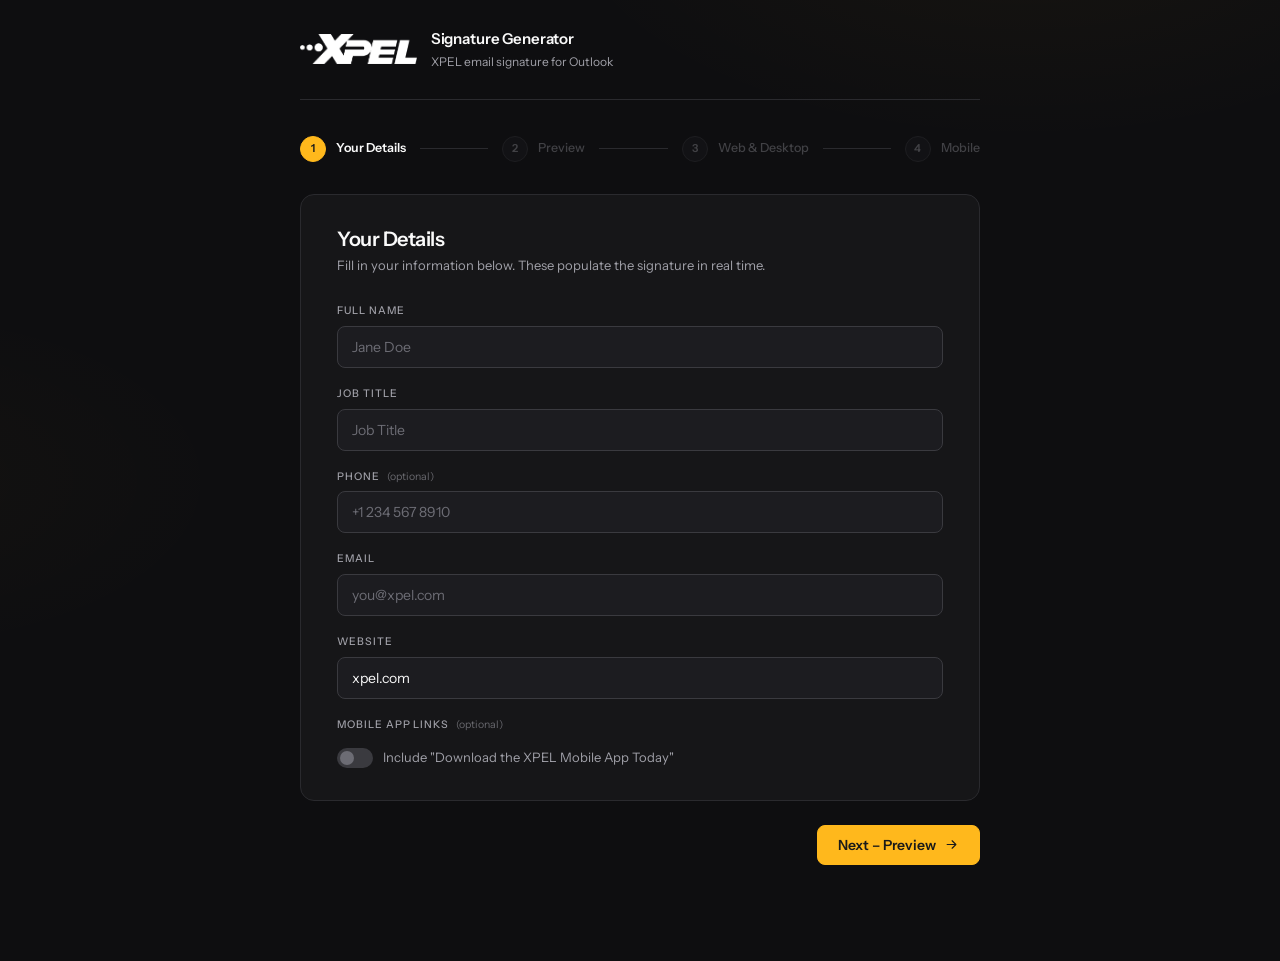
<file: index.html>
<!doctype html>
<html lang="en">
<head>
<meta charset="utf-8">
<meta name="viewport" content="width=device-width, initial-scale=1">
<title>XPEL · Signature Generator</title>
<link rel="preconnect" href="https://fonts.googleapis.com">
<link rel="preconnect" href="https://fonts.gstatic.com" crossorigin>
<link href="https://fonts.googleapis.com/css2?family=Instrument+Sans:wght@400;500;600&family=JetBrains+Mono:wght@400;500&display=swap" rel="stylesheet">
<link rel="stylesheet" href="style.css">
</head>
<body>
<div class="app">

  <header class="app-header">
    <img id="header-logo" class="header-logo" alt="XPEL">
    <div class="brand-text">
      <span class="title">Signature Generator</span>
      <span class="subtitle">XPEL email signature for Outlook</span>
    </div>
  </header>

  <!-- Stepper -->
  <div class="stepper" role="navigation" aria-label="Progress">
    <div class="step active" id="step-1" data-step="1" role="button" tabindex="0" aria-label="Step 1: Your Details">
      <div class="step-num">1</div>
      <span class="step-label">Your Details</span>
    </div>
    <div class="step-connector"></div>
    <div class="step" id="step-2" data-step="2" role="button" tabindex="0" aria-label="Step 2: Preview">
      <div class="step-num">2</div>
      <span class="step-label">Preview</span>
    </div>
    <div class="step-connector"></div>
    <div class="step" id="step-3" data-step="3" role="button" tabindex="0" aria-label="Step 3: Web & Desktop Setup">
      <div class="step-num">3</div>
      <span class="step-label">Web &amp; Desktop</span>
    </div>
    <div class="step-connector"></div>
    <div class="step" id="step-4" data-step="4" role="button" tabindex="0" aria-label="Step 4: Mobile">
      <div class="step-num">4</div>
      <span class="step-label">Mobile</span>
    </div>
  </div>

  <!-- ── Page 1: Your Details ─────────────────────────────────── -->
  <div id="page-1" class="page active">
    <div class="panel">
      <h2 class="panel-title">Your Details</h2>
      <p class="panel-helper">Fill in your information below. These populate the signature in real time.</p>

      <div class="field">
        <label class="field-label" for="f-name">Full Name</label>
        <input class="field-input" id="f-name" type="text" data-field="name" autocomplete="name" placeholder="Jane Doe">
      </div>
      <div class="field">
        <label class="field-label" for="f-title">Job Title</label>
        <input class="field-input" id="f-title" type="text" data-field="title" autocomplete="organization-title" placeholder="Job Title">
      </div>
      <div class="field">
        <label class="field-label" for="f-phone">Phone <span class="field-optional">(optional)</span></label>
        <input class="field-input" id="f-phone" type="tel" data-field="phone" autocomplete="tel" placeholder="+1 234 567 8910">
      </div>
      <div class="field">
        <label class="field-label" for="f-email">Email</label>
        <input class="field-input" id="f-email" type="email" data-field="email" autocomplete="email" placeholder="you@xpel.com">
      </div>
      <div class="field">
        <label class="field-label" for="f-website">Website</label>
        <input class="field-input" id="f-website" type="text" data-field="website" autocomplete="url" placeholder="xpel.com">
      </div>
      <div class="field field-toggle">
        <span class="field-label">Mobile App Links <span class="field-optional">(optional)</span></span>
        <label class="toggle-row" for="f-app-links">
          <input type="checkbox" id="f-app-links" class="toggle-input" data-bool-field="showAppLinks">
          <span class="toggle-track"><span class="toggle-thumb"></span></span>
          <span class="toggle-text">Include "Download the XPEL Mobile App Today"</span>
        </label>
      </div>
    </div>

    <div class="nav-row">
      <span class="spacer"></span>
      <button class="btn btn-primary" id="next-1" type="button">
        Next &ndash; Preview
        <svg viewBox="0 0 24 24"><path d="M5 12h14M13 6l6 6-6 6"/></svg>
      </button>
    </div>
  </div>

  <!-- ── Page 2: Preview ──────────────────────────────────────── -->
  <div id="page-2" class="page">
    <div class="panel">
      <h2 class="panel-title">Preview</h2>
      <p class="panel-helper">Here's a live preview of your signature.</p>

      <div class="preview-stage">
        <iframe id="preview-frame" title="Signature preview"></iframe>
      </div>
    </div>

    <div class="nav-row">
      <button class="btn" id="back-2" type="button">
        <svg viewBox="0 0 24 24"><path d="M19 12H5M11 6l-6 6 6 6"/></svg>
        Back
      </button>
      <button class="btn btn-primary" id="next-2" type="button">
        Next &ndash; Web &amp; Desktop Setup
        <svg viewBox="0 0 24 24"><path d="M5 12h14M13 6l6 6-6 6"/></svg>
      </button>
    </div>
  </div>

  <!-- ── Page 3: How To Use ────────────────────────────────────── -->
  <div id="page-3" class="page">
    <div class="panel">
      <h2 class="panel-title">Outlook Web &amp; Desktop Setup</h2>
      <p class="panel-helper">Three quick steps to get your signature in Outlook.</p>

      <div class="howto-steps">

        <div class="howto-step">
          <div class="howto-step-header">
            <span class="howto-step-num">1</span>
            <div>
              <p class="howto-step-title">What computer are you using?</p>
            </div>
          </div>
          <div class="mode-toggle-large" role="group" aria-label="Choose your computer">
            <button class="mode-btn active" type="button" data-device="windows" id="device-windows">
              <svg viewBox="0 0 24 24"><rect x="2" y="4" width="20" height="13" rx="1.5"/><path d="M8 21h8M12 17v4"/></svg>
              Windows
            </button>
            <button class="mode-btn" type="button" data-device="mac" id="device-mac">
              <svg viewBox="0 0 24 24"><rect x="4" y="4" width="16" height="11" rx="1"/><path d="M2 18h20l-1.5 2h-17z"/></svg>
              Mac
            </button>
          </div>
        </div>

        <div class="howto-step">
          <div class="howto-step-header">
            <span class="howto-step-num">2</span>
            <div>
              <p class="howto-step-title">Which version of Outlook do you use?</p>
              <p class="howto-step-sub">Not sure? Most people today use Web &amp; New Outlook.</p>
            </div>
          </div>
          <div class="mode-toggle-large" role="group" aria-label="Choose your Outlook version">
            <button class="mode-btn active" type="button" data-version="new" id="version-new">
              <svg viewBox="0 0 24 24"><circle cx="12" cy="12" r="10"/><path d="M2 12h20M12 2a15.3 15.3 0 0 1 4 10 15.3 15.3 0 0 1-4 10 15.3 15.3 0 0 1-4-10 15.3 15.3 0 0 1 4-10z"/></svg>
              <span class="mode-btn-stack">
                <span class="mode-btn-main">Web &amp; New Outlook</span>
                <span class="mode-btn-sub">outlook.com &middot; Microsoft 365 &middot; New Outlook</span>
              </span>
            </button>
            <button class="mode-btn" type="button" data-version="classic" id="version-classic">
              <svg viewBox="0 0 24 24"><rect x="2" y="3" width="20" height="14" rx="2"/><path d="M8 21h8M12 17v4"/></svg>
              <span class="mode-btn-stack">
                <span class="mode-btn-main">Classic Desktop App</span>
                <span class="mode-btn-sub">Outlook 2016 &ndash; 2021</span>
              </span>
            </button>
          </div>
        </div>

        <div class="howto-step">
          <div class="howto-step-header">
            <span class="howto-step-num">3</span>
            <div>
              <p class="howto-step-title">Click the button below to copy your signature</p>
              <p class="howto-step-sub">Follow the instructions below to install in Outlook.</p>
            </div>
          </div>

          <div class="copy-hero">
            <button class="btn-copy-outlook" id="copy-rich" type="button">
              <svg viewBox="0 0 24 24"><path d="M20 6 9 17l-5-5"/></svg>
              Copy for Outlook
            </button>
          </div>

          <div class="install-sections">

            <div class="install-card" data-device="windows" data-version="new">
              <div class="install-card-header">
                <div class="install-icon">
                  <svg viewBox="0 0 24 24"><circle cx="12" cy="12" r="10"/><path d="M2 12h20M12 2a15.3 15.3 0 0 1 4 10 15.3 15.3 0 0 1-4 10 15.3 15.3 0 0 1-4-10 15.3 15.3 0 0 1 4-10z"/></svg>
                </div>
                <div>
                  <p class="install-card-title">New Outlook &amp; Outlook on the Web &mdash; Windows</p>
                  <p class="install-card-sub">outlook.com &middot; Microsoft 365 &middot; New Outlook for Windows</p>
                </div>
              </div>
              <ol class="install-steps">
                <li class="install-step"><span class="step-num-sm">1</span><span>Click the <strong>Settings</strong> gear icon in the top-right corner of Outlook.</span></li>
                <li class="install-step"><span class="step-num-sm">2</span><span>Select <code>Accounts &rarr; Signatures</code>.</span></li>
                <li class="install-step"><span class="step-num-sm">3</span><span>Click <strong>New signature</strong> (or the <strong>+</strong> icon) and give it a name (e.g. <em>XPEL</em>).</span></li>
            <li class="install-step"><span class="step-num-sm">4</span><span>Click into the signature editor, then press <code>Ctrl+V</code> to paste.</span></li>
            <li class="install-step"><span class="step-num-sm">5</span><span>Click <strong>Save</strong>. Set it as your default for new messages and/or replies using the dropdowns.</span></li>
          </ol>
        </div>

        <div class="install-card" data-device="windows" data-version="classic">
          <div class="install-card-header">
            <div class="install-icon">
              <svg viewBox="0 0 24 24"><rect x="2" y="3" width="20" height="14" rx="2"/><path d="M8 21h8M12 17v4"/></svg>
            </div>
            <div>
              <p class="install-card-title">Classic Outlook Desktop &mdash; Windows</p>
              <p class="install-card-sub">Outlook 2016 &middot; 2019 &middot; 2021 (Windows)</p>
            </div>
          </div>
          <ol class="install-steps">
            <li class="install-step"><span class="step-num-sm">1</span><span>Open Outlook and go to <code>File &rarr; Options &rarr; Mail</code>.</span></li>
            <li class="install-step"><span class="step-num-sm">2</span><span>Click <strong>Signatures&hellip;</strong> under the <em>Compose messages</em> section.</span></li>
            <li class="install-step"><span class="step-num-sm">3</span><span>Click <strong>New</strong>, enter a name (e.g. <em>XPEL</em>), and click <strong>OK</strong>.</span></li>
            <li class="install-step"><span class="step-num-sm">4</span><span>Click into the editor area at the bottom, then press <code>Ctrl+V</code> to paste.</span></li>
            <li class="install-step"><span class="step-num-sm">5</span><span>Click <strong>OK</strong> to save. Use the dropdowns at top right to set it as default for <em>New messages</em> and/or <em>Replies/forwards</em>.</span></li>
          </ol>
        </div>

        <div class="install-card" data-device="mac" data-version="new">
          <div class="install-card-header">
            <div class="install-icon">
              <svg viewBox="0 0 24 24"><circle cx="12" cy="12" r="10"/><path d="M2 12h20M12 2a15.3 15.3 0 0 1 4 10 15.3 15.3 0 0 1-4 10 15.3 15.3 0 0 1-4-10 15.3 15.3 0 0 1 4-10z"/></svg>
            </div>
            <div>
              <p class="install-card-title">New Outlook &amp; Outlook on the Web &mdash; Mac</p>
              <p class="install-card-sub">outlook.com &middot; Microsoft 365 &middot; New Outlook for Mac</p>
            </div>
          </div>
          <ol class="install-steps">
            <li class="install-step"><span class="step-num-sm">1</span><span>Click the <strong>Settings</strong> gear icon in the top-right corner. If you don&rsquo;t see one, click the <strong>Outlook</strong> menu &rarr; <strong>Settings</strong> instead.</span></li>
            <li class="install-step"><span class="step-num-sm">2</span><span>Select <code>Accounts &rarr; Signatures</code>.</span></li>
            <li class="install-step"><span class="step-num-sm">3</span><span>Click <strong>New signature</strong> (or the <strong>+</strong> icon) and give it a name (e.g. <em>XPEL</em>).</span></li>
            <li class="install-step"><span class="step-num-sm">4</span><span>Click into the signature editor, then press <code>&#8984;V</code> to paste.</span></li>
            <li class="install-step warn"><span class="step-num-sm">5</span><span>A small clipboard icon will appear right after pasting &mdash; click it and choose <strong>Keep Source Formatting</strong>. Skipping this is the most common cause of a squished or distorted signature on Mac.</span></li>
            <li class="install-step"><span class="step-num-sm">6</span><span>Click <strong>Save</strong>. Set it as your default for new messages and/or replies using the dropdowns.</span></li>
          </ol>
        </div>

        <div class="install-card" data-device="mac" data-version="classic">
          <div class="install-card-header">
            <div class="install-icon">
              <svg viewBox="0 0 24 24"><rect x="4" y="4" width="16" height="11" rx="1"/><path d="M2 18h20l-1.5 2h-17z"/></svg>
            </div>
            <div>
              <p class="install-card-title">Classic Outlook for Mac</p>
              <p class="install-card-sub">Outlook 2019 &middot; 2021 for Mac (pre-&ldquo;New Outlook&rdquo; interface)</p>
            </div>
          </div>
          <ol class="install-steps">
            <li class="install-step"><span class="step-num-sm">1</span><span>Click the <strong>Outlook</strong> menu in the top-left of the screen, then select <strong>Preferences</strong>.</span></li>
            <li class="install-step"><span class="step-num-sm">2</span><span>Click <strong>Signatures</strong> under the <em>Email</em> section.</span></li>
            <li class="install-step"><span class="step-num-sm">3</span><span>Click the <strong>+</strong> icon to add a new signature and give it a name (e.g. <em>XPEL</em>).</span></li>
            <li class="install-step"><span class="step-num-sm">4</span><span>Click into the editor, then press <code>&#8984;V</code> to paste.</span></li>
            <li class="install-step warn"><span class="step-num-sm">5</span><span>A small clipboard icon will appear right after pasting &mdash; click it and choose <strong>Keep Source Formatting</strong>. Skipping this is the most common cause of a squished or distorted signature on Mac.</span></li>
            <li class="install-step"><span class="step-num-sm">6</span><span>Click <strong>Save</strong>, close the window, then use the dropdowns to set it as default for <em>New messages</em> and/or <em>Replies/forwards</em>.</span></li>
          </ol>
        </div>

      </div>

        </div>

      </div>
    </div>

    <div class="nav-row">
      <button class="btn" id="back-3" type="button">
        <svg viewBox="0 0 24 24"><path d="M19 12H5M11 6l-6 6 6 6"/></svg>
        Back
      </button>
      <button class="btn btn-primary" id="next-3" type="button">
        Next &ndash; Mobile Setup
        <svg viewBox="0 0 24 24"><path d="M5 12h14M13 6l6 6-6 6"/></svg>
      </button>
    </div>
  </div>

  <!-- ── Page 4: Mobile Setup ──────────────────────────────────── -->
  <div id="page-4" class="page">
    <div class="panel">
      <h2 class="panel-title">Mobile Setup</h2>
      <p class="panel-helper">Outlook Mobile signatures are separate from desktop and don&rsquo;t sync automatically. You will need to set this up once on each phone. This is a simplified, plain-text signature that works the same way on iOS and Android.</p>

      <div class="howto-steps">

        <div class="howto-step">
          <div class="howto-step-header">
            <span class="howto-step-num">1</span>
            <div>
              <p class="howto-step-title">What type of mobile device do you have?</p>
            </div>
          </div>
          <div class="mode-toggle-large" role="group" aria-label="Choose your mobile platform">
            <button class="mode-btn active" type="button" data-platform="ios" id="platform-ios">
              <svg viewBox="0 0 24 24"><rect x="6" y="2" width="12" height="20" rx="2"/><path d="M11 18h2"/></svg>
              iOS
            </button>
            <button class="mode-btn" type="button" data-platform="android" id="platform-android">
              <svg viewBox="0 0 24 24"><rect x="6" y="2" width="12" height="20" rx="2"/><path d="M11 18h2"/></svg>
              Android
            </button>
          </div>
        </div>

        <div class="howto-step">
          <div class="howto-step-header">
            <span class="howto-step-num">2</span>
            <div>
              <p class="howto-step-title">Click the button below to copy your signature</p>
              <p class="howto-step-sub">Follow the instructions below to install in Outlook.</p>
            </div>
          </div>

          <div class="plaintext-preview" id="plaintext-preview"></div>

          <div class="copy-hero">
            <button class="btn-copy-outlook" id="copy-mobile" type="button">
              <svg viewBox="0 0 24 24"><path d="M20 6 9 17l-5-5"/></svg>
              Copy Mobile Signature
            </button>
            <p class="copy-hint">Pastes cleanly into the Outlook Mobile signature field.</p>
          </div>

          <div class="install-sections">

            <div class="install-card" data-platform="ios">
              <div class="install-card-header">
                <div class="install-icon">
                  <svg viewBox="0 0 24 24"><rect x="6" y="2" width="12" height="20" rx="2"/><path d="M11 18h2"/></svg>
                </div>
                <div>
                  <p class="install-card-title">Outlook Mobile &mdash; iOS</p>
                  <p class="install-card-sub">iPhone &amp; iPad</p>
                </div>
              </div>
              <ol class="install-steps">
                <li class="install-step"><span class="step-num-sm">1</span><span>Tap your profile picture or the menu icon in the top-left of Outlook, then tap the <strong>Settings</strong> gear.</span></li>
                <li class="install-step"><span class="step-num-sm">2</span><span>Select your account, then tap <strong>Signature</strong>.</span></li>
                <li class="install-step"><span class="step-num-sm">3</span><span>Clear the default text (e.g. <em>&ldquo;Get Outlook for iOS&rdquo;</em>), tap and hold the empty field, then choose <strong>Paste</strong>.</span></li>
                <li class="install-step"><span class="step-num-sm">4</span><span>Tap the back arrow (or <strong>Done</strong>) to save.</span></li>
              </ol>
            </div>

            <div class="install-card" data-platform="android">
              <div class="install-card-header">
                <div class="install-icon">
                  <svg viewBox="0 0 24 24"><rect x="6" y="2" width="12" height="20" rx="2"/><path d="M11 18h2"/></svg>
                </div>
                <div>
                  <p class="install-card-title">Outlook Mobile &mdash; Android</p>
                  <p class="install-card-sub">Phones &amp; tablets</p>
                </div>
              </div>
              <ol class="install-steps">
                <li class="install-step"><span class="step-num-sm">1</span><span>Tap your profile picture or the menu icon in the top-left of Outlook, then tap the <strong>Settings</strong> gear.</span></li>
                <li class="install-step"><span class="step-num-sm">2</span><span>Select your account, then tap <strong>Signature</strong>.</span></li>
                <li class="install-step"><span class="step-num-sm">3</span><span>Clear the default text (e.g. <em>&ldquo;Get Outlook for Android&rdquo;</em>), tap and hold the empty field, then choose <strong>Paste</strong>.</span></li>
                <li class="install-step"><span class="step-num-sm">4</span><span>Tap the back arrow to save.</span></li>
              </ol>
            </div>

          </div>
        </div>

      </div>
    </div>

    <div class="nav-row">
      <button class="btn" id="back-4" type="button">
        <svg viewBox="0 0 24 24"><path d="M19 12H5M11 6l-6 6 6 6"/></svg>
        Back
      </button>
      <span class="spacer"></span>
    </div>
  </div>

</div><!-- /.app -->

<div class="toast" id="toast" role="status" aria-live="polite">Copied</div>
<script src="assets.js"></script>
<script src="app.js"></script>
</body>
</html>
</file>
<file: style.css>
:root {
    --bg: #0e0e10;
    --surface: #161618;
    --surface-2: #1c1c20;
    --border: #2a2a2e;
    --border-strong: #3a3a3f;
    --text: #fafafa;
    --text-mute: #a0a0a8;
    --text-dim: #6c6c74;
    --accent: #FFB81C;
    --accent-mute: rgba(255, 184, 28, 0.16);
    --radius: 8px;
    --radius-lg: 14px;
    --font-ui: 'Instrument Sans', system-ui, -apple-system, sans-serif;
    --font-mono: 'JetBrains Mono', ui-monospace, SFMono-Regular, monospace;
  }

  *, *::before, *::after { box-sizing: border-box; }

  html, body {
    margin: 0; padding: 0;
    background: var(--bg);
    color: var(--text);
    font-family: var(--font-ui);
    font-size: 14px;
    line-height: 1.5;
    -webkit-font-smoothing: antialiased;
    -moz-osx-font-smoothing: grayscale;
  }

  body {
    min-height: 100vh;
    background-image:
      radial-gradient(800px 400px at 80% -10%, rgba(255, 184, 28, 0.04), transparent 60%),
      radial-gradient(600px 300px at -10% 50%, rgba(255, 184, 28, 0.025), transparent 60%);
  }

  .app {
    max-width: 760px;
    margin: 0 auto;
    padding: 28px 40px 96px;
  }

  /* ─── Header ─────────────────────────────────────────────────── */
  .app-header {
    display: flex;
    align-items: center;
    gap: 14px;
    padding-bottom: 28px;
    border-bottom: 1px solid var(--border);
    margin-bottom: 36px;
  }

  .header-logo {
    height: 30px;
    width: auto;
    display: block;
    flex-shrink: 0;
  }

  .brand-text { display: flex; flex-direction: column; gap: 2px; }

  .brand-text .title {
    font-size: 15px;
    font-weight: 600;
    letter-spacing: -0.01em;
    color: var(--text);
  }

  .brand-text .subtitle {
    color: var(--text-mute);
    font-size: 12px;
  }

  /* ─── Stepper ─────────────────────────────────────────────────── */
  .stepper {
    display: flex;
    align-items: center;
    margin-bottom: 32px;
    user-select: none;
  }

  .step {
    display: flex;
    align-items: center;
    gap: 10px;
    cursor: default;
    opacity: 0.35;
    transition: opacity 0.2s;
    flex-shrink: 0;
  }

  .step.active { opacity: 1; cursor: default; }
  .step.done   { opacity: 0.6; cursor: pointer; }
  .step.done:hover { opacity: 0.9; }

  .step-num {
    width: 26px;
    height: 26px;
    border-radius: 50%;
    background: var(--surface-2);
    border: 1px solid var(--border-strong);
    display: flex;
    align-items: center;
    justify-content: center;
    font-size: 11px;
    font-weight: 600;
    color: var(--text-mute);
    flex-shrink: 0;
    transition: background 0.2s, border-color 0.2s, color 0.2s;
  }

  .step.active .step-num {
    background: var(--accent);
    border-color: var(--accent);
    color: #1a1a1a;
  }

  .step.done .step-num {
    background: transparent;
    border-color: var(--accent);
    color: var(--accent);
  }

  .step-label {
    font-size: 12.5px;
    font-weight: 500;
    color: var(--text-mute);
    white-space: nowrap;
  }

  .step.active .step-label { color: var(--text); font-weight: 600; }

  .step-connector {
    flex: 1;
    height: 1px;
    background: var(--border);
    margin: 0 14px;
    min-width: 20px;
  }

  /* ─── Pages ────────────────────────────────────────────────────── */
  .page { display: none; }
  .page.active { display: block; }

  /* ─── Panel ────────────────────────────────────────────────────── */
  .panel {
    background: var(--surface);
    border: 1px solid var(--border);
    border-radius: var(--radius-lg);
    padding: 32px 36px;
  }

  .panel-title {
    font-size: 20px;
    font-weight: 600;
    letter-spacing: -0.025em;
    margin: 0 0 5px;
    color: var(--text);
    line-height: 1.2;
  }

  .panel-helper {
    color: var(--text-mute);
    font-size: 13px;
    margin: 0 0 28px;
    line-height: 1.5;
  }

  /* ─── Form fields ───────────────────────────────────────────────── */
  .field { margin-bottom: 18px; }
  .field:last-of-type { margin-bottom: 0; }

  .field-label {
    display: block;
    font-size: 10.5px;
    font-weight: 500;
    text-transform: uppercase;
    letter-spacing: 0.09em;
    color: var(--text-mute);
    margin-bottom: 7px;
  }

  .field-optional {
    text-transform: none;
    letter-spacing: 0;
    font-weight: 400;
    opacity: 0.6;
    margin-left: 4px;
  }

  .field-input {
    display: block;
    width: 100%;
    background: var(--surface-2);
    border: 1px solid var(--border-strong);
    border-radius: var(--radius);
    padding: 11px 14px;
    color: var(--text);
    font-family: inherit;
    font-size: 14px;
    transition: border-color 0.15s, box-shadow 0.15s, background-color 0.15s;
  }

  .field-input:hover {
    border-color: #4a4a52;
    background: #202024;
  }

  .field-input:focus {
    outline: none;
    border-color: var(--accent);
    box-shadow: 0 0 0 3px var(--accent-mute);
    background: var(--surface-2);
  }

  .field-input::placeholder { color: var(--text-dim); }


  /* ─── Toggle switch ─────────────────────────────────────────────── */
  .field-toggle { display: flex; flex-direction: column; gap: 8px; }

  .toggle-row {
    display: flex;
    align-items: center;
    gap: 10px;
    cursor: pointer;
    user-select: none;
  }

  .toggle-input {
    position: absolute;
    opacity: 0;
    width: 0;
    height: 0;
    pointer-events: none;
  }

  .toggle-track {
    position: relative;
    width: 36px;
    height: 20px;
    background: var(--border-strong);
    border-radius: 999px;
    flex-shrink: 0;
    transition: background 0.2s, box-shadow 0.15s;
  }

  .toggle-thumb {
    position: absolute;
    top: 3px;
    left: 3px;
    width: 14px;
    height: 14px;
    background: var(--text-dim);
    border-radius: 50%;
    transition: transform 0.2s, background 0.2s;
  }

  .toggle-input:checked + .toggle-track {
    background: var(--accent-mute);
    box-shadow: inset 0 0 0 1px rgba(255,184,28,0.35);
  }

  .toggle-input:checked + .toggle-track .toggle-thumb {
    transform: translateX(16px);
    background: var(--accent);
  }

  .toggle-input:focus-visible + .toggle-track {
    box-shadow: 0 0 0 3px var(--accent-mute);
  }

  .toggle-row:hover .toggle-track { background: #4a4a52; }
  .toggle-input:checked ~ .toggle-text { color: var(--text); }

  .toggle-text {
    font-size: 13px;
    color: var(--text-mute);
    line-height: 1.4;
    transition: color 0.15s;
  }

  /* ─── Nav buttons ───────────────────────────────────────────────── */
  .nav-row {
    display: flex;
    align-items: center;
    justify-content: space-between;
    margin-top: 24px;
    gap: 12px;
  }

  .spacer { flex: 1; }

  .btn {
    display: inline-flex;
    align-items: center;
    justify-content: center;
    gap: 8px;
    padding: 10px 20px;
    border-radius: var(--radius);
    border: 1px solid var(--border-strong);
    background: var(--surface-2);
    color: var(--text);
    font-family: inherit;
    font-size: 14px;
    font-weight: 500;
    cursor: pointer;
    transition: border-color 0.15s, background-color 0.15s, transform 0.05s;
  }

  .btn:hover { border-color: #4a4a52; background: #23232a; }
  .btn:active { transform: translateY(1px); }
  .btn:focus-visible { outline: none; border-color: var(--accent); box-shadow: 0 0 0 3px var(--accent-mute); }

  .btn-primary {
    background: var(--accent);
    color: #1a1a1a;
    border-color: var(--accent);
    font-weight: 600;
  }

  .btn-primary:hover { background: #ffc547; border-color: #ffc547; }

  .btn svg, .mode-btn svg {
    width: 15px; height: 15px;
    stroke: currentColor; fill: none;
    stroke-width: 1.8; stroke-linecap: round; stroke-linejoin: round;
    flex-shrink: 0;
  }

  /* ─── Toggle section labels & size button sub-text ─────────────── */
  .toggle-section-label {
    font-size: 10.5px;
    font-weight: 500;
    text-transform: uppercase;
    letter-spacing: 0.09em;
    color: var(--text-mute);
    margin: 0 0 8px;
  }

  .mode-btn-stack {
    display: flex;
    flex-direction: column;
    align-items: flex-start;
    gap: 3px;
    text-align: left;
  }

  .mode-btn-main {
    font-size: 14px;
    font-weight: 500;
    line-height: 1;
  }

  .mode-btn-sub {
    font-size: 11px;
    font-weight: 400;
    opacity: 0.6;
    line-height: 1.3;
  }

  .mode-btn.active .mode-btn-sub { opacity: 0.55; }

  /* Align icon to top of stacked text */
  .mode-btn svg { margin-top: 1px; }

  /* ─── Mode toggle (page 2) ─────────────────────────────────────── */
  .mode-toggle-large {
    display: grid;
    grid-template-columns: 1fr 1fr;
    gap: 10px;
    margin-bottom: 18px;
  }

  .mode-btn {
    display: flex;
    align-items: center;
    justify-content: center;
    gap: 9px;
    padding: 13px 20px;
    border-radius: var(--radius);
    border: 1px solid var(--border-strong);
    background: var(--surface-2);
    color: var(--text-mute);
    font-family: inherit;
    font-size: 14px;
    font-weight: 500;
    cursor: pointer;
    transition: all 0.18s ease;
  }

  .mode-btn:hover { border-color: #4a4a52; color: var(--text); background: #202024; }
  .mode-btn:active { transform: translateY(1px); }

  .mode-btn.active {
    background: var(--text);
    color: var(--bg);
    border-color: var(--text);
  }

  /* ─── Preview stage ────────────────────────────────────────────── */
  .preview-stage {
    background: #555558;
    background-image: linear-gradient(135deg,
      rgba(255,255,255,0.02) 25%, transparent 25%, transparent 50%,
      rgba(255,255,255,0.02) 50%, rgba(255,255,255,0.02) 75%, transparent 75%, transparent);
    background-size: 16px 16px;
    border-radius: var(--radius);
    padding: 24px;
    overflow: auto;
    text-align: center;
    margin-bottom: 20px;
  }

  #preview-frame {
    display: inline-block;
    width: 600px;
    max-width: 100%;
    border: 0;
    background: transparent;
    vertical-align: top;
  }

  /* ─── Plain-text preview (Mobile step) ──────────────────────────── */
  .plaintext-preview {
    background: var(--surface-2);
    border: 1px solid var(--border-strong);
    border-radius: var(--radius);
    padding: 18px 20px;
    font-family: var(--font-mono);
    font-size: 12.5px;
    line-height: 1.7;
    color: var(--text);
    white-space: pre-wrap;
    word-break: break-word;
    min-height: 60px;
    margin-bottom: 20px;
  }

  /* ─── Copy for Outlook hero (page 3) ───────────────────────────── */
  .copy-hero {
    margin-bottom: 36px;
    display: flex;
    flex-direction: column;
    gap: 10px;
    align-items: stretch;
  }

  .btn-copy-outlook {
    display: flex;
    align-items: center;
    justify-content: center;
    gap: 10px;
    padding: 17px 28px;
    border-radius: var(--radius);
    border: none;
    background: var(--accent);
    color: #1a1a1a;
    font-family: inherit;
    font-size: 16px;
    font-weight: 700;
    letter-spacing: -0.01em;
    cursor: pointer;
    transition: background-color 0.15s, transform 0.05s;
  }

  .btn-copy-outlook:hover { background: #ffc547; }
  .btn-copy-outlook:active { transform: translateY(1px); }
  .btn-copy-outlook:focus-visible { outline: none; box-shadow: 0 0 0 3px var(--accent-mute); }

  .btn-copy-outlook svg {
    width: 18px; height: 18px;
    stroke: currentColor; fill: none;
    stroke-width: 2; stroke-linecap: round; stroke-linejoin: round;
    flex-shrink: 0;
  }

  .copy-hint {
    font-size: 12px;
    color: var(--text-dim);
    text-align: center;
    line-height: 1.5;
    margin: 0;
  }

  /* ─── How To Use: numbered 1-2-3 flow (page 3) ─────────────────── */
  .howto-steps {
    position: relative;
  }

  .howto-steps::before {
    content: '';
    position: absolute;
    left: 13px;
    top: 30px;
    bottom: 30px;
    width: 1px;
    background: var(--border-strong);
    z-index: 0;
  }

  .howto-step {
    position: relative;
    margin-bottom: 28px;
  }

  .howto-step:last-child { margin-bottom: 0; }

  .howto-step-header {
    display: flex;
    align-items: flex-start;
    gap: 14px;
    margin-bottom: 14px;
  }

  .howto-step-num {
    position: relative;
    z-index: 1;
    width: 28px;
    height: 28px;
    border-radius: 50%;
    background: var(--accent);
    color: #1a1a1a;
    display: flex;
    align-items: center;
    justify-content: center;
    font-size: 13px;
    font-weight: 700;
    flex-shrink: 0;
  }

  .howto-step-title {
    font-size: 14.5px;
    font-weight: 600;
    color: var(--text);
    margin: 0 0 2px;
    line-height: 1.3;
  }

  .howto-step-sub {
    font-size: 12px;
    color: var(--text-mute);
    margin: 0;
    line-height: 1.4;
  }

  .howto-step .mode-toggle-large,
  .howto-step .copy-hero,
  .howto-step .plaintext-preview {
    margin-left: 42px;
  }

  .howto-step .install-sections {
    margin-left: 42px;
  }

  /* ─── Install instructions (page 3) ───────────────────────────── */
  .install-sections { display: flex; flex-direction: column; gap: 16px; }

  .install-card {
    background: var(--surface-2);
    border: 1px solid var(--border);
    border-radius: var(--radius-lg);
    padding: 22px 26px;
  }

  .install-card.is-hidden { display: none; }

  .install-card-header {
    display: flex;
    align-items: center;
    gap: 12px;
    margin-bottom: 18px;
  }

  .install-icon {
    width: 32px;
    height: 32px;
    border-radius: 7px;
    background: var(--accent-mute);
    display: flex;
    align-items: center;
    justify-content: center;
    flex-shrink: 0;
  }

  .install-icon svg {
    width: 15px; height: 15px;
    stroke: var(--accent); fill: none;
    stroke-width: 1.8; stroke-linecap: round; stroke-linejoin: round;
  }

  .install-card-title {
    font-size: 13.5px;
    font-weight: 600;
    color: var(--text);
    margin: 0;
    line-height: 1.3;
  }

  .install-card-sub {
    font-size: 11.5px;
    color: var(--text-dim);
    margin: 3px 0 0;
  }

  .install-steps { list-style: none; margin: 0; padding: 0; display: flex; flex-direction: column; gap: 10px; }

  .install-step {
    display: flex;
    align-items: baseline;
    gap: 11px;
    font-size: 13px;
    color: var(--text-mute);
    line-height: 1.5;
  }

  .step-num-sm {
    width: 19px;
    height: 19px;
    border-radius: 50%;
    background: var(--surface);
    border: 1px solid var(--border);
    display: flex;
    align-items: center;
    justify-content: center;
    font-size: 10px;
    font-weight: 600;
    color: var(--text-dim);
    flex-shrink: 0;
    margin-top: 1px;
  }

  .install-step code {
    font-family: var(--font-mono);
    background: var(--surface);
    border: 1px solid var(--border);
    padding: 1px 6px;
    border-radius: 4px;
    font-size: 11.5px;
    color: var(--text);
  }

  .install-step strong { color: var(--text); font-weight: 600; }

  .install-step.warn {
    background: var(--accent-mute);
    border: 1px solid rgba(255, 184, 28, 0.35);
    border-radius: 7px;
    padding: 8px 10px;
    margin: 0 -10px;
  }

  .install-step.warn .step-num-sm {
    background: var(--accent);
    border-color: var(--accent);
    color: #1a1a1a;
  }

  .install-step.warn strong { color: var(--accent); }

  /* ─── Toast ────────────────────────────────────────────────────── */
  .toast {
    position: fixed;
    bottom: 32px;
    left: 50%;
    transform: translateX(-50%) translateY(16px);
    background: var(--text);
    color: var(--bg);
    padding: 11px 20px;
    border-radius: 999px;
    font-size: 13px;
    font-weight: 500;
    opacity: 0;
    pointer-events: none;
    transition: opacity 0.22s ease, transform 0.22s ease;
    z-index: 100;
    box-shadow: 0 10px 30px rgba(0,0,0,0.45);
    max-width: 90vw;
    text-align: center;
  }

  .toast.visible { opacity: 1; transform: translateX(-50%) translateY(0); }

  .preview-stage::-webkit-scrollbar { height: 8px; width: 8px; }
  .preview-stage::-webkit-scrollbar-thumb { background: #3a3a40; border-radius: 4px; }
  .preview-stage::-webkit-scrollbar-thumb:hover { background: #4a4a52; }
  .preview-stage::-webkit-scrollbar-track { background: transparent; }

  @media (max-width: 600px) {
    .app { padding: 20px 16px 64px; }
    .panel { padding: 24px 20px; }
    .step-label { display: none; }
    .mode-toggle-large { grid-template-columns: 1fr 1fr; }
  }
</file>
